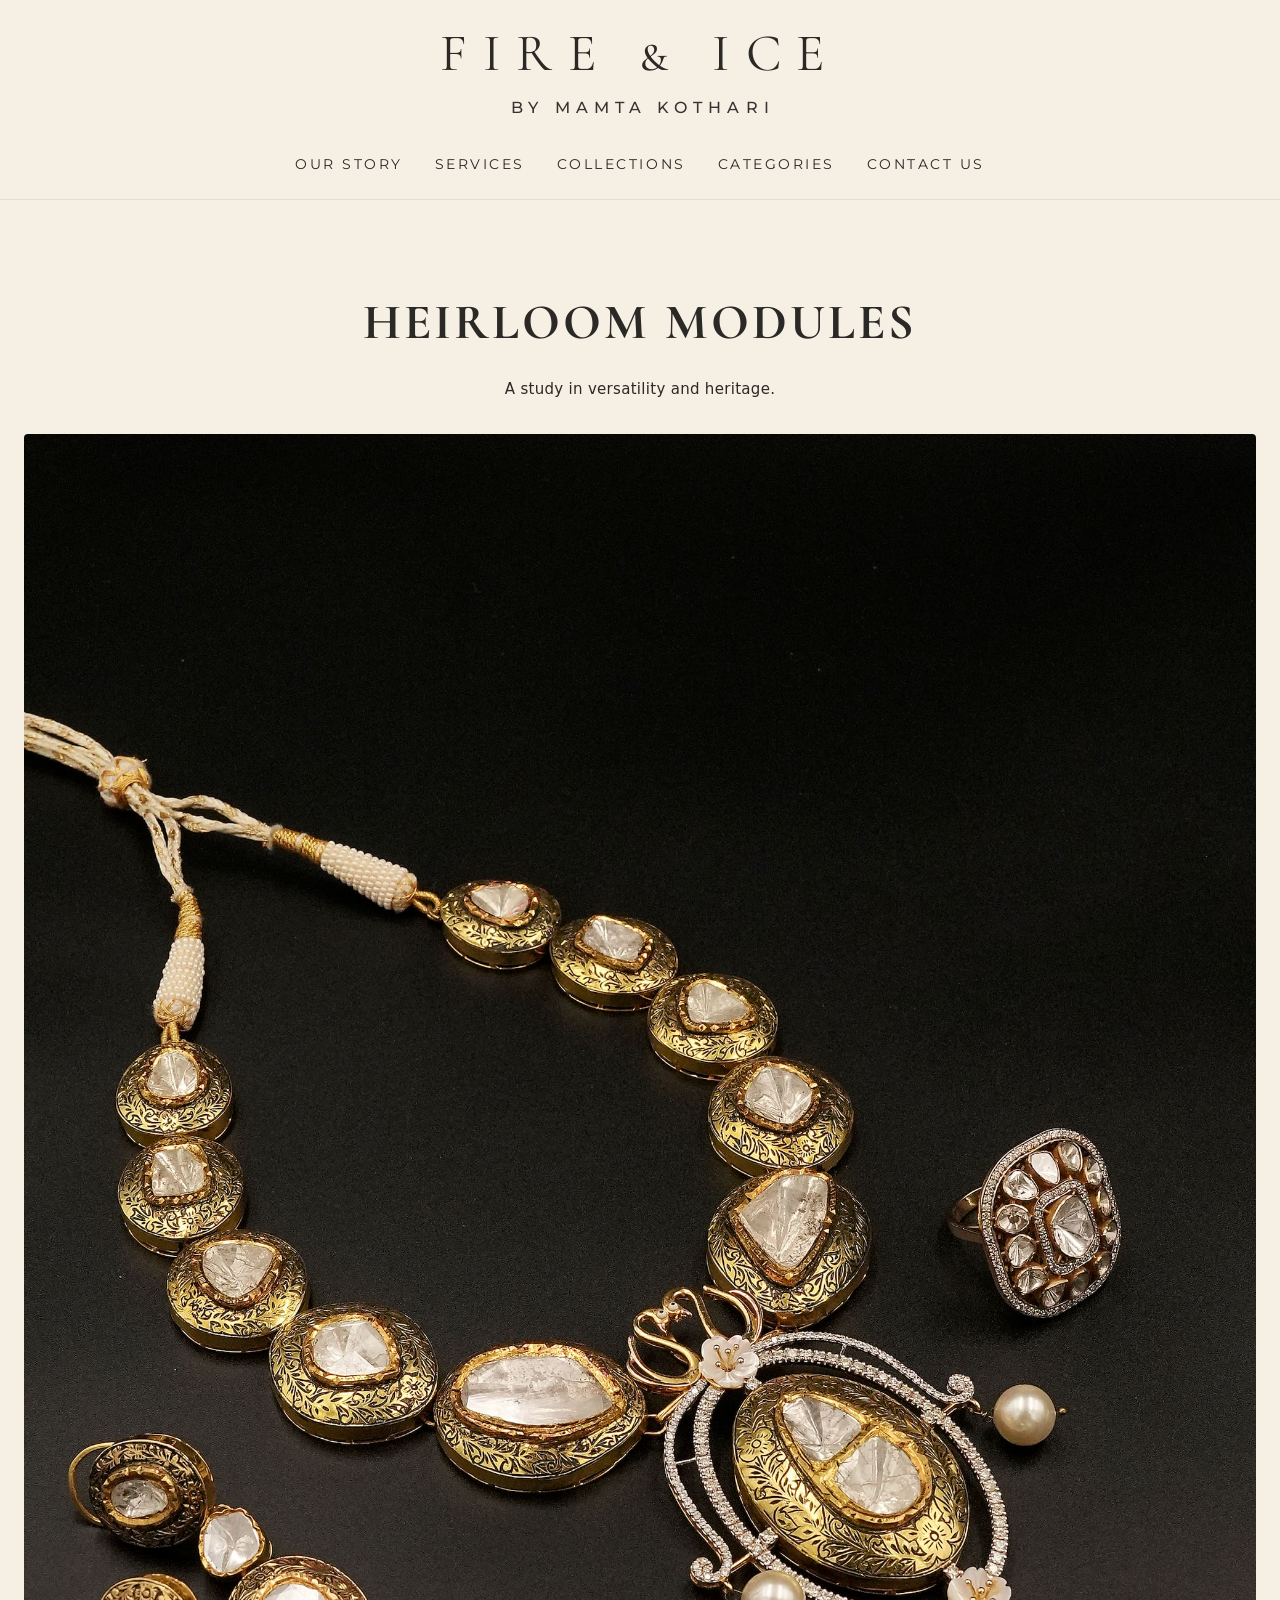
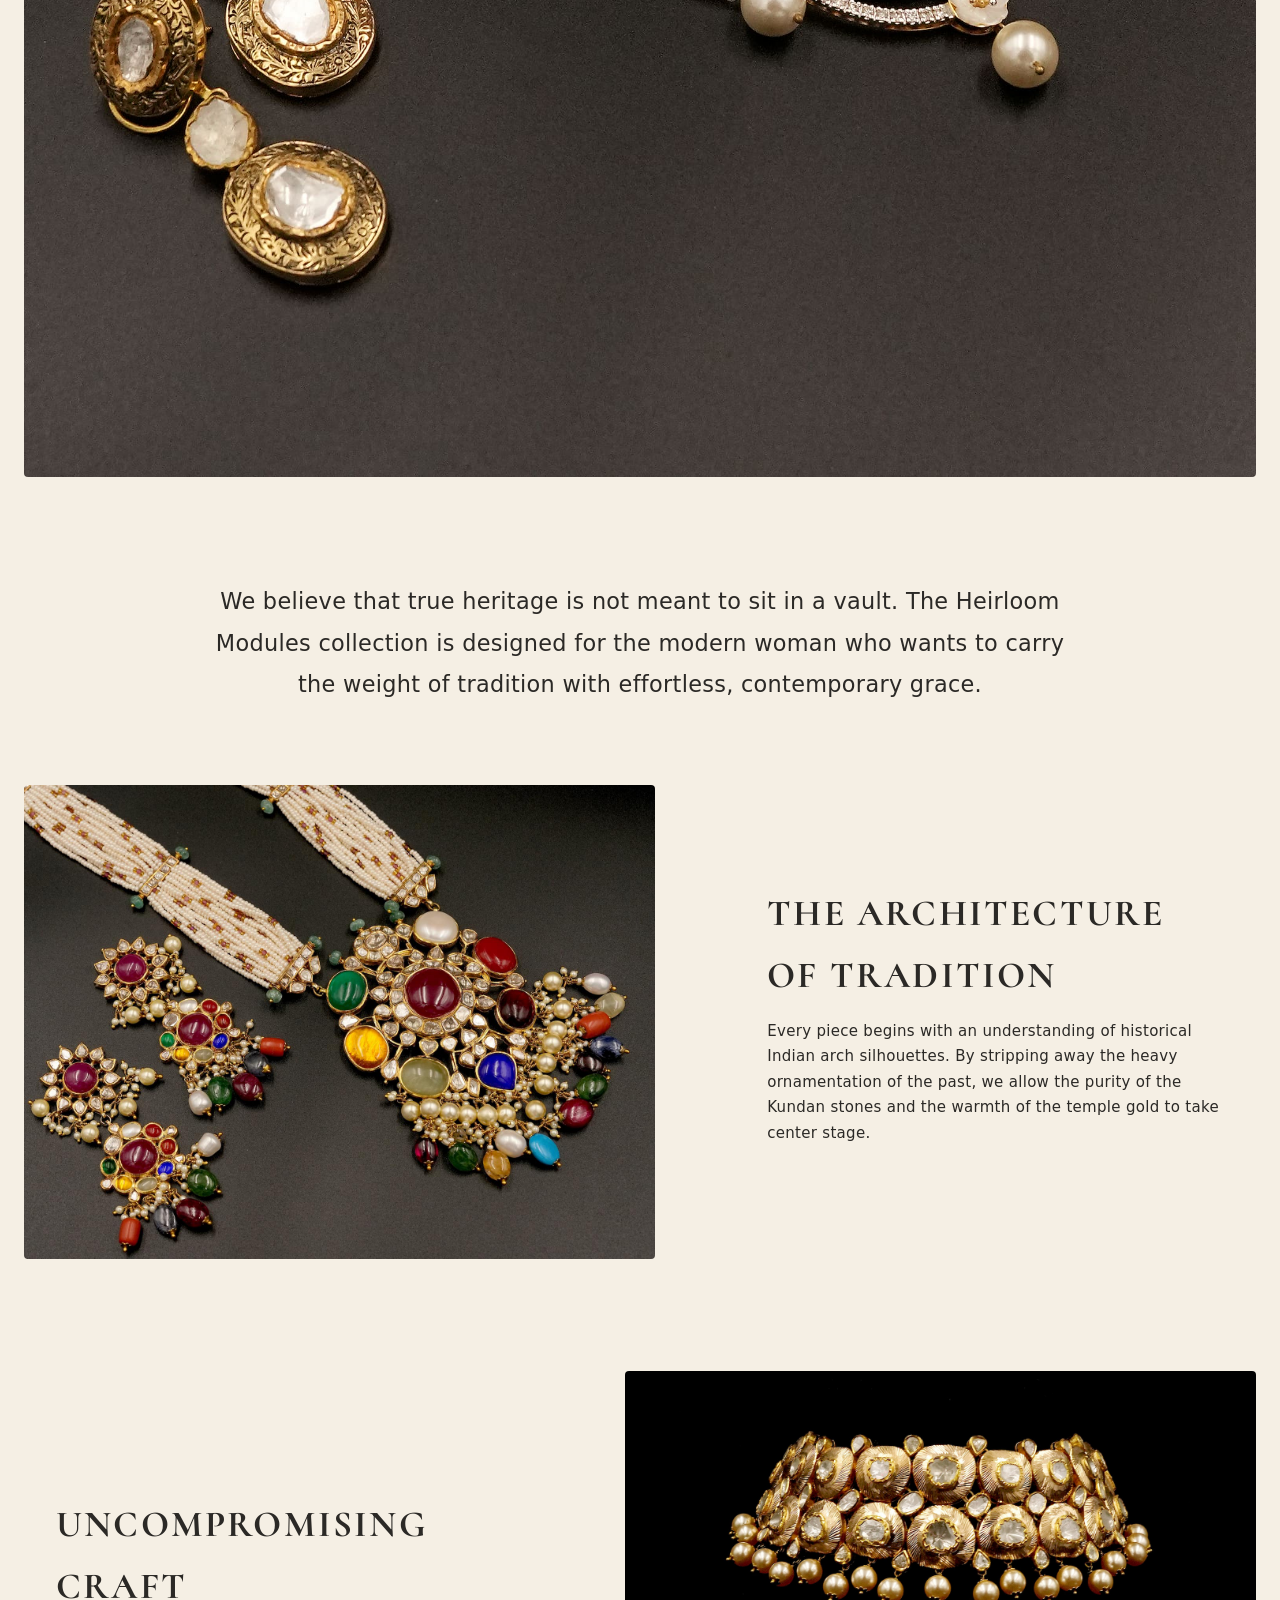
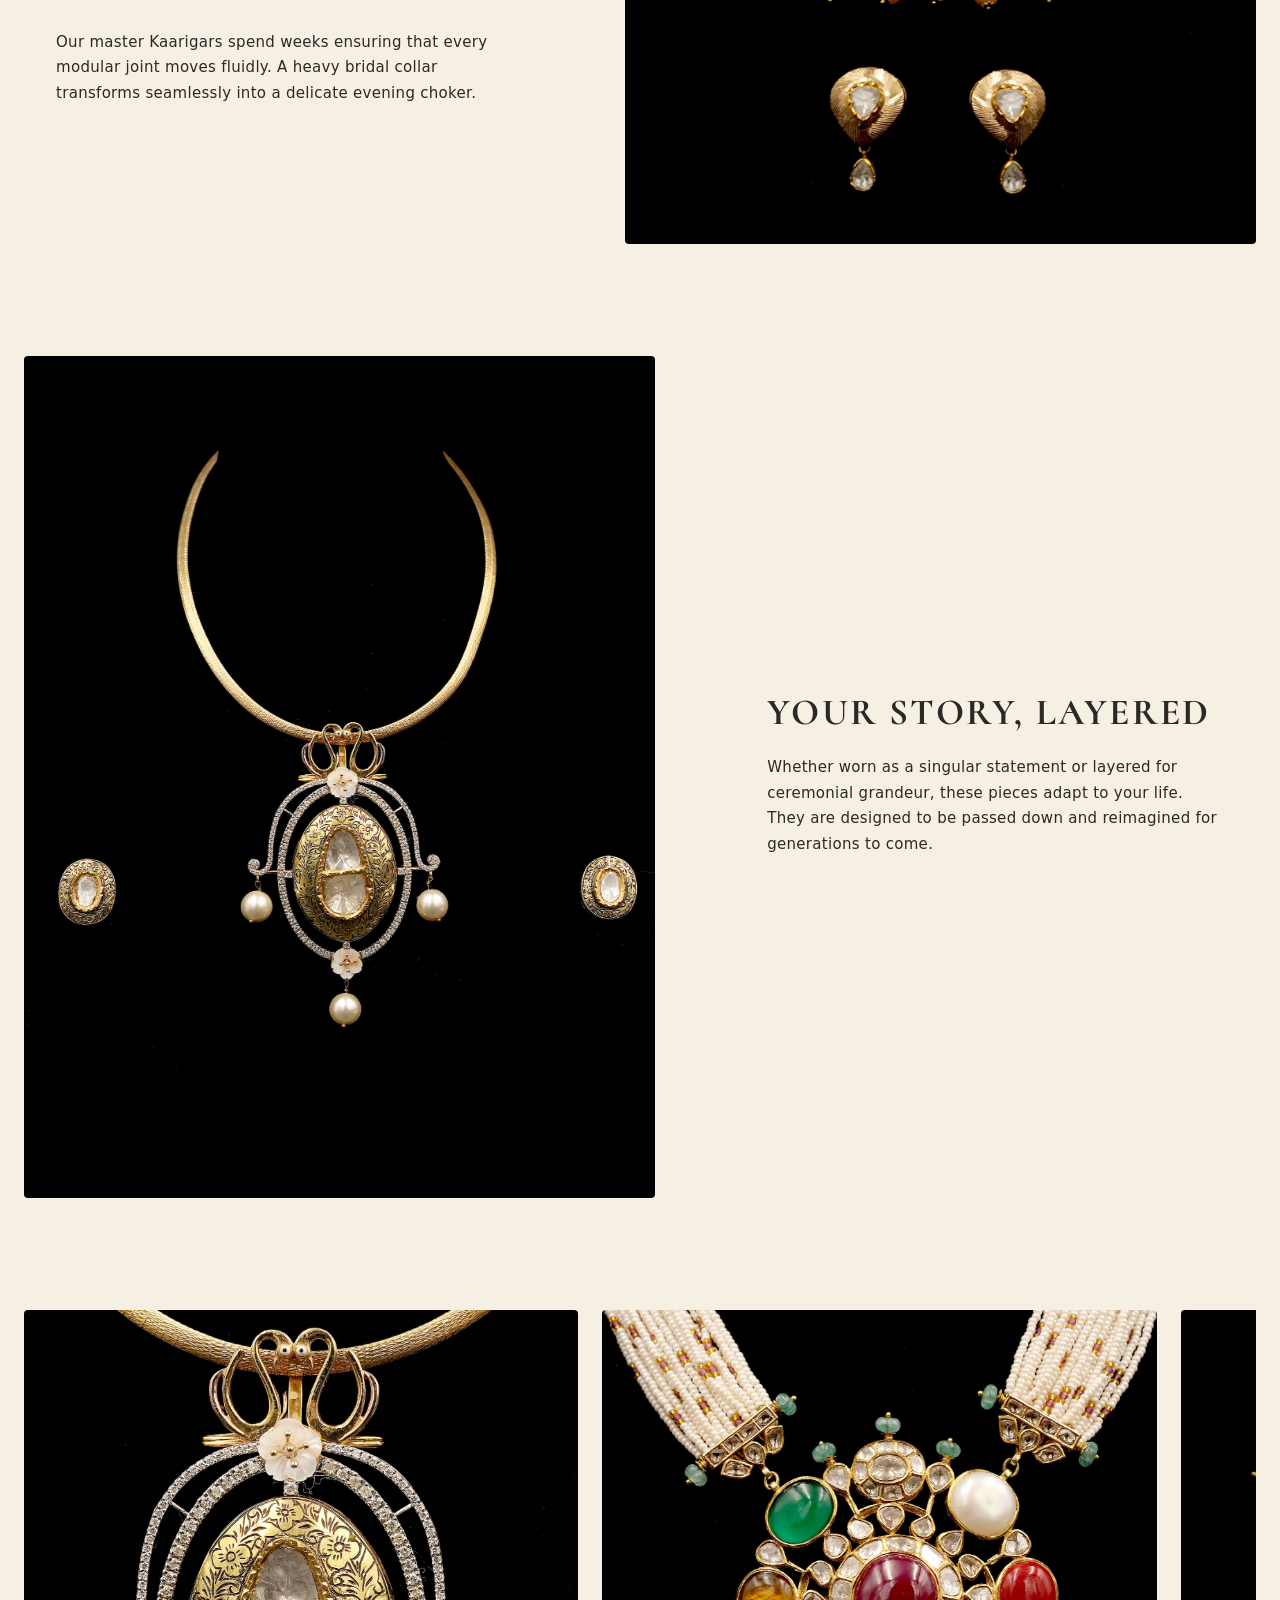
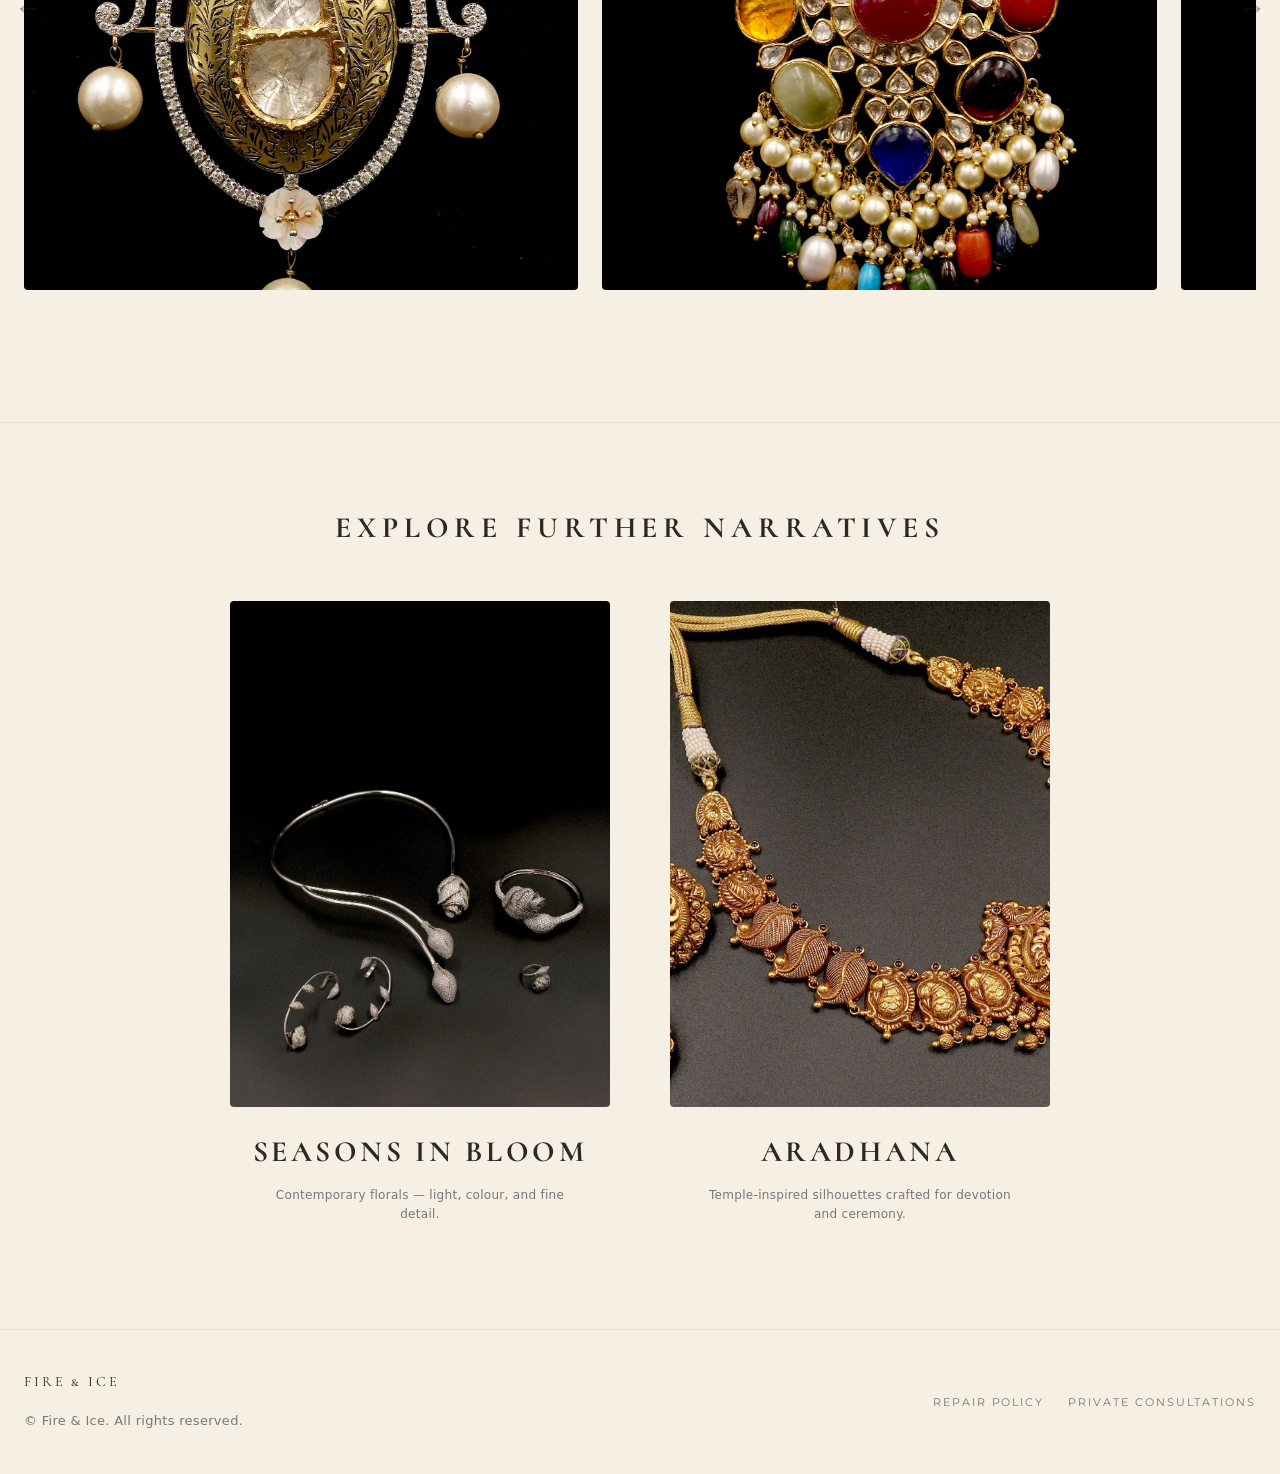
<file: collection.html>
<!doctype html>
<html lang="en">
<head>
  <meta charset="utf-8" />
  <meta name="viewport" content="width=device-width, initial-scale=1" />
  <title>Fire & Ice — Collections</title>
  <link rel="stylesheet" href="assets/css/style.css" />
</head>

<body class="theme--light">
  <div data-include="header.html"></div>

  <main>
    <article class="editorial-story">

      <header class="page-hero fade-in">
        <div class="container">
          <h1 id="lookbook-title">Collection</h1>
          <p id="lookbook-subtitle">A designer narrative edit.</p>

          <div class="collection-hero-banner" style="margin-top: 32px;">
            <img id="main-hero-img" src="" alt="Collection Hero">
          </div>
        </div>
      </header>

      <div class="container fade-in delay-1">
        <p class="story-intro"></p>

        <div class="story-split">
          <div class="story-image">
            <img src="" alt="Lookbook Section 1 Frame Image">
          </div>
          <div class="story-text">
            <h2></h2>
            <p></p>
          </div>
        </div>

        <div class="story-split reverse">
          <div class="story-image">
            <img src="" alt="Lookbook Section 2 Frame Image">
          </div>
          <div class="story-text">
            <h2></h2>
            <p></p>
          </div>
        </div>

        <div class="story-split">
          <div class="story-image">
            <img src="" alt="Lookbook Section 3 Frame Image">
          </div>
          <div class="story-text">
            <h2></h2>
            <p></p>
          </div>
        </div>
      </div>

      <div class="story-carousel-wrapper fade-in delay-2">
        <div class="container" style="position: relative;">
          <button class="lookbook-nav-arrow prev" aria-label="Scroll left">&larr;</button>
          <button class="lookbook-nav-arrow next" aria-label="Scroll right">&rarr;</button>
          <div class="story-carousel" id="carousel-container"></div>
        </div>
      </div>

      <section class="collection-footer-nav fade-in delay-3">
        <div class="container">
          <div style="text-align: center; margin-bottom: 48px;">
            <h2 style="font-size: var(--fs-h3); letter-spacing: 0.2em;">Explore Further Narratives</h2>
          </div>
          <div class="footer-nav-grid" id="lookbook-nav-injector"></div>
        </div>
      </section>

    </article>
  </main>

  <div data-include="footer.html"></div>

  <script src="assets/js/includes.js"></script>
  <script src="assets/js/main.js"></script>
</body>
</html>
</file>
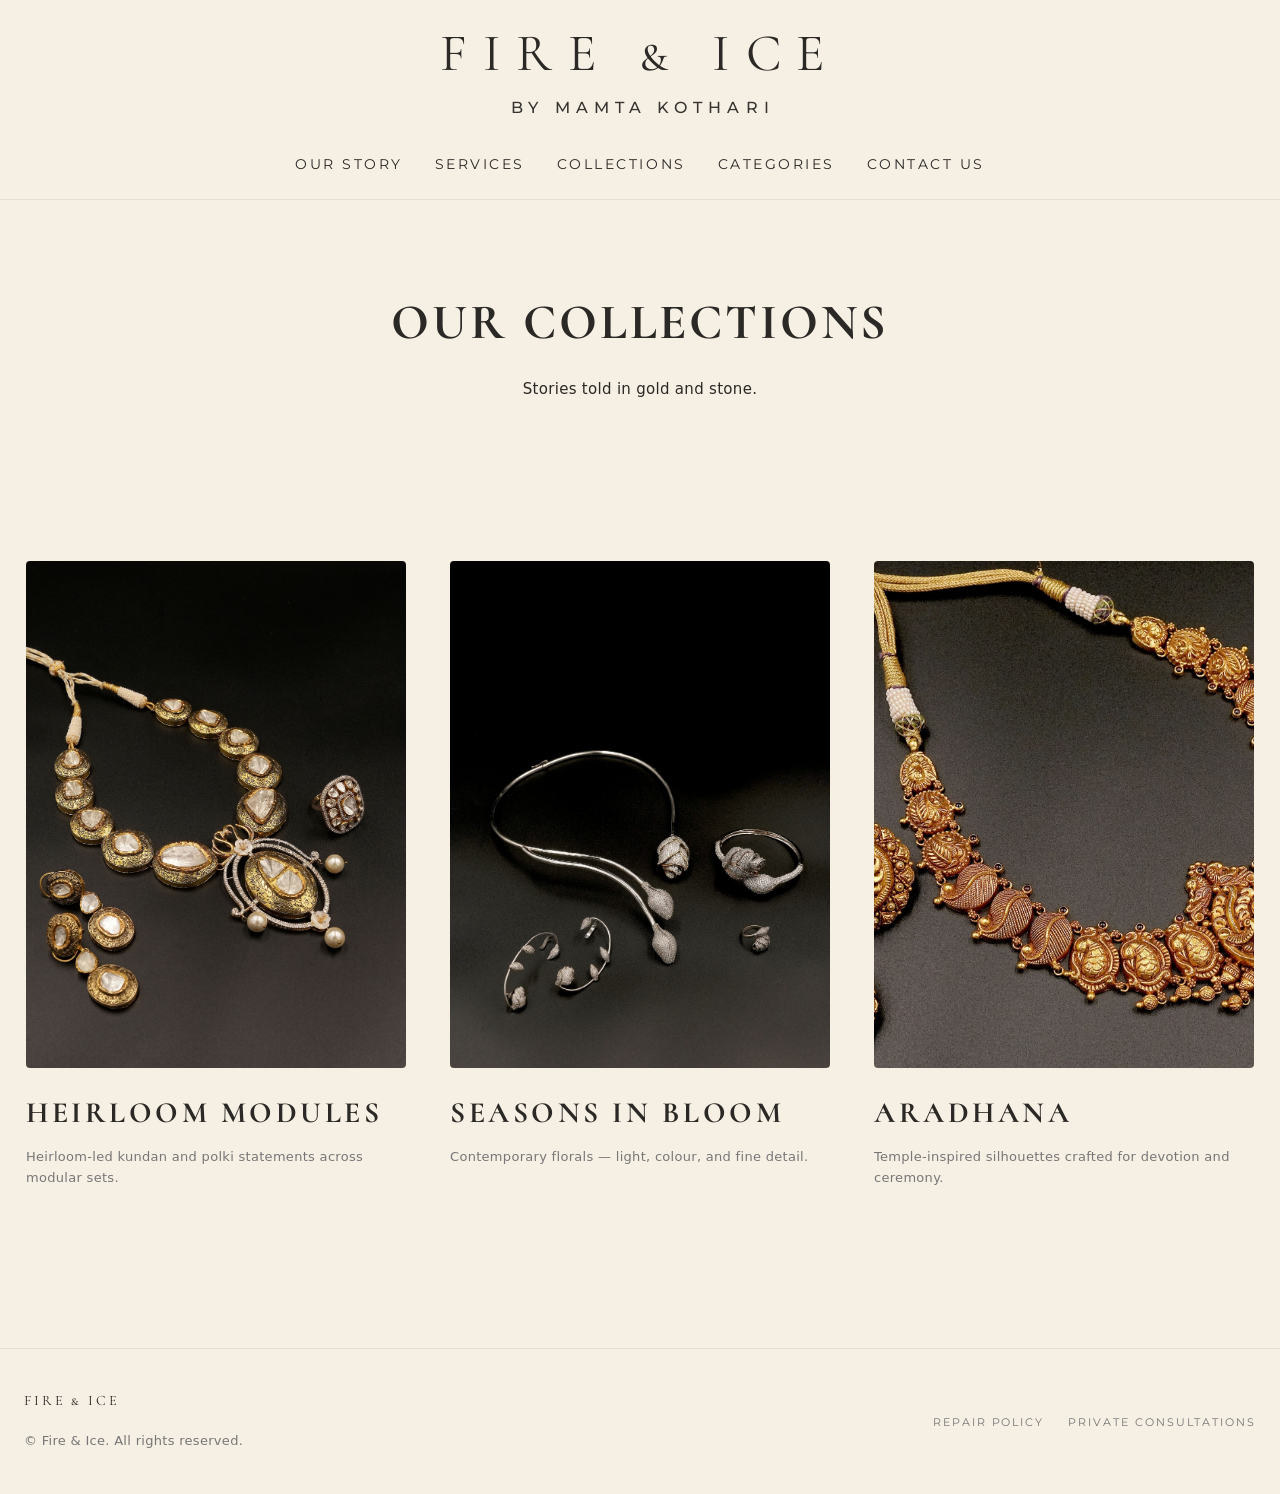
<file: collections.html>
<!doctype html>
<html lang="en">
<head>
  <meta charset="utf-8" />
  <meta name="viewport" content="width=device-width, initial-scale=1" />
  <title>Fire & Ice — Our Collections</title>
  <link rel="stylesheet" href="assets/css/style.css" />
</head>

<body class="theme--light">
  <div data-include="header.html"></div>

  <main>
    <header class="page-hero fade-in">
      <div class="container">
        <h1>Our Collections</h1>
        <p>Stories told in gold and stone.</p>
      </div>
    </header>

    <section class="section">
      <div class="container">
        <div class="collections-grid">

          <!-- Card 1 -->
          <a class="collection-card fade-in delay-1" href="collection.html?c=heirloom-modules">
            <div class="collection-img">
              <img src="assets/img/collections/heirloom-modules/hero.jpg" alt="Heirloom Modules">
            </div>
            <div class="collection-body">
              <h2>Heirloom Modules</h2>
              <p>Heirloom-led kundan and polki statements across modular sets.</p>
            </div>
          </a>

          <!-- Card 2 -->
          <a class="collection-card fade-in delay-2" href="collection.html?c=seasons-in-bloom">
            <div class="collection-img">
              <img src="assets/img/collections/seasons-in-bloom/hero.jpg" alt="Seasons in Bloom">
            </div>
            <div class="collection-body">
              <h2>Seasons in Bloom</h2>
              <p>Contemporary florals — light, colour, and fine detail.</p>
            </div>
          </a>

          <!-- Card 3 -->
          <a class="collection-card fade-in delay-3" href="collection.html?c=aradhana">
            <div class="collection-img">
              <img src="assets/img/collections/aradhana/hero.jpg" alt="Aradhana">
            </div>
            <div class="collection-body">
              <h2>Aradhana</h2>
              <p>Temple-inspired silhouettes crafted for devotion and ceremony.</p>
            </div>
          </a>

        </div>
      </div>
    </section>
  </main>

  <div data-include="footer.html"></div>

  <script src="assets/js/includes.js"></script>
  <script src="assets/js/main.js"></script>
</body>
</html>
</file>
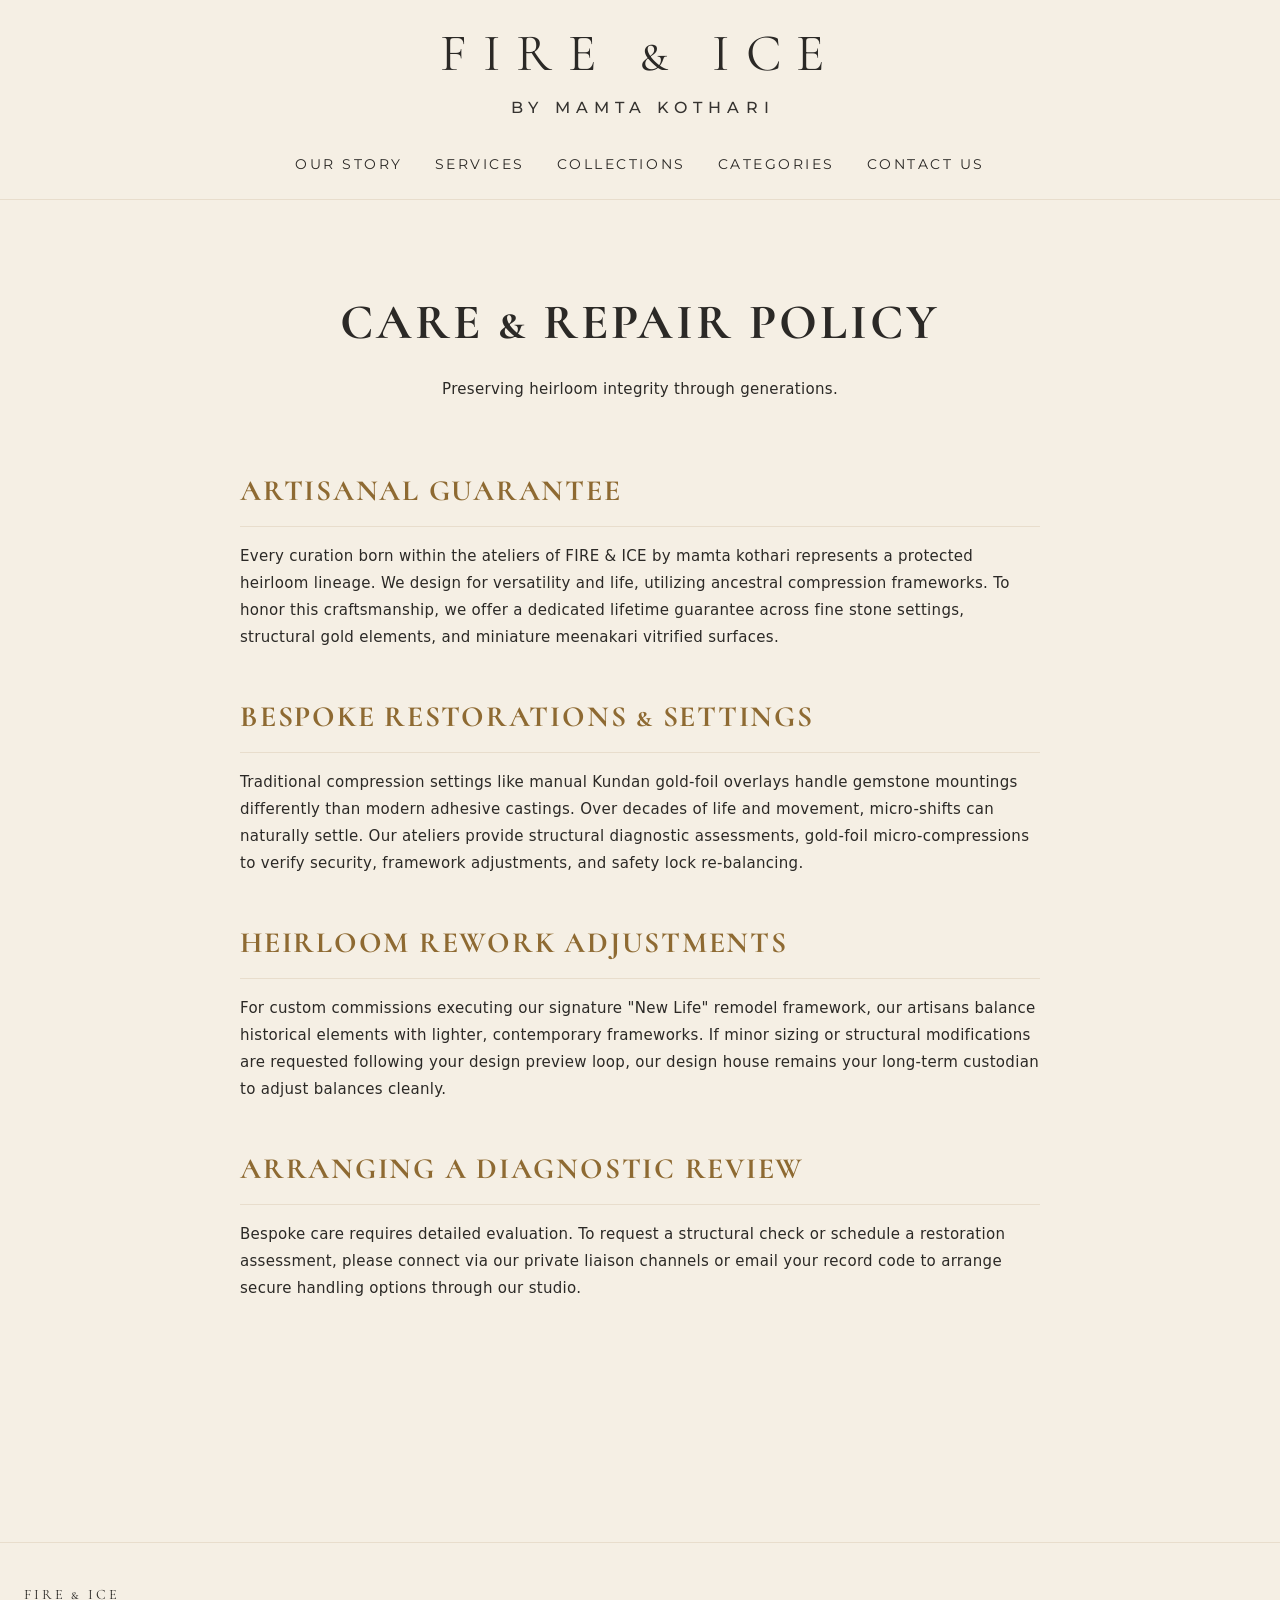
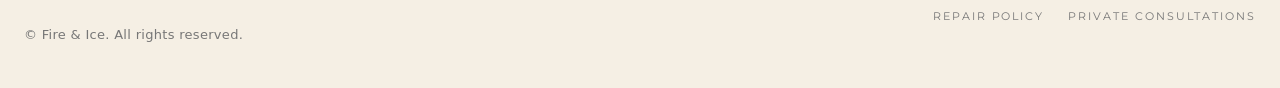
<file: repair-policy.html>
<!doctype html>
<html lang="en">
<head>
  <meta charset="utf-8" />
  <meta name="viewport" content="width=device-width, initial-scale=1" />
  <title>FIRE & ICE — Lifetime Care & Repair Policy</title>
  <link rel="stylesheet" href="assets/css/style.css" />
  <style>
    .policy-content { max-width: 800px; margin: 0 auto 80px; font-family: var(--ff-body); line-height: 1.8; color: var(--charcoal); }
    .policy-section { margin-bottom: 40px; }
    .policy-section h2 { font-size: var(--fs-h3); color: var(--antique-gold); border-bottom: 1px solid var(--parchment); padding-bottom: 8px; margin-bottom: 16px; }
  </style>
</head>

<body class="theme--light">
  <div data-include="header.html"></div>

  <main>
    <header class="page-hero fade-in">
      <div class="container">
        <h1>Care & Repair Policy</h1>
        <p>Preserving heirloom integrity through generations.</p>
      </div>
    </header>

    <section class="section fade-in delay-1" style="padding-top: 0;">
      <div class="container">
        <div class="policy-content">

          <div class="policy-section">
            <h2>Artisanal Guarantee</h2>
            <p>Every curation born within the ateliers of FIRE & ICE by mamta kothari represents a protected heirloom lineage. We design for versatility and life, utilizing ancestral compression frameworks. To honor this craftsmanship, we offer a dedicated lifetime guarantee across fine stone settings, structural gold elements, and miniature meenakari vitrified surfaces.</p>
          </div>

          <div class="policy-section">
            <h2>Bespoke Restorations & Settings</h2>
            <p>Traditional compression settings like manual Kundan gold-foil overlays handle gemstone mountings differently than modern adhesive castings. Over decades of life and movement, micro-shifts can naturally settle. Our ateliers provide structural diagnostic assessments, gold-foil micro-compressions to verify security, framework adjustments, and safety lock re-balancing.</p>
          </div>

          <div class="policy-section">
            <h2>Heirloom Rework Adjustments</h2>
            <p>For custom commissions executing our signature "New Life" remodel framework, our artisans balance historical elements with lighter, contemporary frameworks. If minor sizing or structural modifications are requested following your design preview loop, our design house remains your long-term custodian to adjust balances cleanly.</p>
          </div>

          <div class="policy-section">
            <h2>Arranging a Diagnostic Review</h2>
            <p>Bespoke care requires detailed evaluation. To request a structural check or schedule a restoration assessment, please connect via our private liaison channels or email your record code to arrange secure handling options through our studio.</p>
          </div>

        </div>
      </div>
    </section>
  </main>

  <div data-include="footer.html"></div>

  <script src="assets/js/includes.js"></script>
  <script src="assets/js/main.js"></script>
</body>
</html>
</file>
<file: assets/css/style.css>
/* --------------------------------------
   FIRE & ICE base styles
---------------------------------------*/
@import url('https://fonts.googleapis.com/css2?family=Cormorant+Unicase:wght@400;500;600;700&family=Montserrat:wght@400;500;600&display=swap');

:root {
  /* Brand Colors */
  --ivory: #F5EFE4;
  --parchment: #E8DDCC;
  --sand: #D8C7AE;
  --temple-gold: #B78A3D;
  --antique-gold: #8E6A32;
  --emerald: #0F5C4D;
  --ruby: #8A1E2D;
  --neelam: #183A70;
  --charcoal: #2B2926;
  --muted: #777777;

  /* Typography */
  --ff-head: 'Cormorant Unicase', serif;
  --ff-ui: 'Montserrat', -apple-system, system-ui, sans-serif;
  --ff-body: 'Lucida Grande', 'Lucida Sans Unicode', 'Lucida Sans', -apple-system, BlinkMacSystemFont, 'Segoe UI', system-ui, sans-serif;

  /* Dimensions */
  --container: 1440px;
  --space: 24px;
  --radius: 4px;
  --shadow-soft: 0 10px 30px rgba(43, 41, 38, 0.08);

  /* Typography scale */
  --fs-body: 15px;
  --fs-small: 13px;
  --fs-nav: 14px;
  --fs-h1: clamp(2.3rem, 1.6rem + 2vw, 3.1rem);
  --fs-h2: clamp(1.8rem, 1.3rem + 1.4vw, 2.3rem);
  --fs-h3: clamp(1.5rem, 1.2rem + 0.8vw, 1.9rem);
}

*, *::before, *::after { box-sizing: border-box; }
html, body { margin: 0; padding: 0; overflow-x: hidden; }
body {
  font-family: var(--ff-body);
  font-size: var(--fs-body);
  line-height: 1.7;
  letter-spacing: 0.02em;
  color: var(--charcoal);
  background: var(--ivory);
}

.theme--light { background: var(--ivory); color: var(--charcoal); }

.container {
  width: 100%;
  max-width: var(--container);
  margin: 0 auto;
  padding: 0 var(--space);
}
.section { padding: 96px 0; }
.page-hero { padding: 80px 0 48px; text-align: center; }
.page-hero h1 { margin-bottom: 0.25em; }

h1, h2, h3, h4 {
  font-family: var(--ff-head);
  letter-spacing: 0.06em;
  text-transform: uppercase;
  margin: 0 0 0.3em;
  color: var(--charcoal);
}
h1 { font-size: var(--fs-h1); }
h2 { font-size: var(--fs-h2); }
h3 { font-size: var(--fs-h3); }
p { margin: 0 0 1em; }
small { font-size: var(--fs-small); color: var(--muted); }

/* --------------------------------------
   HEADER & NAV
---------------------------------------*/
.site-header {
  position: sticky;
  top: 0;
  z-index: 40;
  width: 100%;
  background: rgba(245, 239, 228, 0.98);
  border-bottom: 1px solid var(--parchment);
  backdrop-filter: blur(10px);
}
.site-header .container {
  display: flex;
  flex-direction: column;
  align-items: center;
  justify-content: center;
  padding-top: 20px;
  padding-bottom: 14px;
  position: relative;
}

.brand-wrapper {
  display: flex;
  flex-direction: column;
  align-items: center;
  text-decoration: none;
  color: var(--charcoal);
  padding: 4px 0 8px;
}
.brand {
  font-family: var(--ff-head);
  font-size: clamp(2.5rem, 2.1rem + 1.8vw, 3.3rem); /*[cite: 7] */
  text-transform: uppercase;
  letter-spacing: 0.3em;
  line-height: 1.1;
}
.brand-tagline {
  font-family: var(--ff-ui);
  font-size: 16px; /*[cite: 7] */
  font-weight: 500; /*[cite: 7] */
  letter-spacing: 0.38em; /*[cite: 7] */
  margin-top: 12px;
  margin-left: 0.38em;
  color: var(--charcoal);
  opacity: 0.95;
}

.nav-toggle {
  position: absolute;
  right: var(--space);
  top: 24px;
  background: transparent;
  border: 1px solid var(--parchment);
  color: var(--charcoal);
  padding: 4px 10px;
  cursor: pointer;
}

.nav {
  font-family: var(--ff-ui);
  font-size: var(--fs-nav);
  text-transform: uppercase;
  letter-spacing: 0.18em;
  margin-top: 16px;
  width: 100%;
}
.nav ul { list-style: none; padding: 0; margin: 0; }

@media (min-width: 992px) {
  .nav-toggle { display: none; }
  .nav ul { display: flex; align-items: center; justify-content: center; flex-wrap: wrap; gap: 32px; }
  .nav li { display: flex; align-items: center; }
  .nav > ul > li > a { text-decoration: none; color: var(--charcoal); padding: 8px 0; position: relative; display: inline-block; }
  .nav > ul > li > a::after { content: ''; position: absolute; left: 0; bottom: 0; width: 0; height: 1px; background: var(--charcoal); transition: width 0.3s ease-in-out; }
  .nav > ul > li > a:hover::after { width: 100%; }
}

@media (max-width: 991px) {
  .nav { display: none; }
  .nav.is-open { display: block; }
  .nav ul { flex-direction: column; gap: 12px; padding: 12px 0; text-align: center; }
}

.has-sub { position: relative; }
.has-sub > .sub {
  position: absolute;
  left: 50%;
  transform: translateX(-50%);
  top: 100%;
  min-width: 220px;
  background: var(--ivory);
  border: 1px solid var(--parchment);
  box-shadow: var(--shadow-soft);
  padding: 12px 0;
  display: none;
  z-index: 50;
  text-align: left;
  border-radius: var(--radius);
}
.has-sub:hover > .sub { display: block; }
.sub li { width: 100%; margin: 0; }
.sub a {
  display: block;
  padding: 8px 24px;
  font-size: 11px;
  text-decoration: none;
  color: var(--charcoal);
  white-space: nowrap;
  transition: color 0.2s, background 0.2s;
}
.sub a:hover { color: var(--antique-gold); background: rgba(232, 221, 204, 0.4); }

/* --------------------------------------
   BUTTONS
---------------------------------------*/
.btn {
  font-family: var(--ff-ui);
  font-size: var(--fs-nav);
  text-transform: uppercase;
  letter-spacing: 0.15em;
  display: inline-flex;
  align-items: center;
  justify-content: center;
  padding: 10px 24px;
  border-radius: 999px;
  border: 1px solid var(--antique-gold);
  background: transparent;
  color: var(--charcoal);
  text-decoration: none;
  cursor: pointer;
  transition: all 0.2s ease-out;
}
.btn:hover { background: var(--antique-gold); color: var(--ivory); }

/* --------------------------------------
   HERO VIDEO SYSTEM
---------------------------------------*/
.hero-video-section { width: 100%; display: flex; justify-content: center; align-items: center; padding: 24px var(--space) 64px var(--space); }
.hero-video-wrapper { width: 100%; max-width: var(--container); border-radius: var(--radius); overflow: hidden; box-shadow: var(--shadow-soft); background: var(--parchment); }
.hero-video-wrapper video { width: 100%; height: auto; aspect-ratio: 16 / 9; object-fit: cover; display: block; }

/* --------------------------------------
   COLLECTIONS & PRODUCTS GRID
---------------------------------------*/
.collections-grid { display: grid; grid-template-columns: 1fr; gap: 40px; justify-items: center; }
@media (min-width: 768px) { .collections-grid { grid-template-columns: repeat(3, minmax(0, 1fr)); } }
.collection-card { text-decoration: none; display: block; color: var(--charcoal); cursor: pointer; width: 100%; max-width: 380px; }
.collection-img { width: 100%; aspect-ratio: 3 / 4; overflow: hidden; border-radius: var(--radius); margin-bottom: 20px; background: var(--parchment); }
.collection-img img { width: 100%; height: 100%; display: block; object-fit: cover; object-position: center; transition: transform 0.8s ease; }
.collection-body h2 { font-size: var(--fs-h3); letter-spacing: 0.12em; margin-bottom: 0.3em; } /*[cite: 7] */
.collection-body p { color: var(--muted); font-size: var(--fs-small); margin-bottom: 0; line-height: 1.6; }
.collection-card:hover .collection-img img { transform: scale(1.04); }
.collection-card:hover h2 { color: var(--antique-gold); transition: color 0.3s ease; }

/* --------------------------------------
   EDITORIAL STORY LAYOUT (OPTION B: ORGANIC TRUE-FORM FLOW)
---------------------------------------*/
.collection-hero-banner { width: 100%; border-radius: var(--radius); overflow: hidden; margin-bottom: 56px; }
.collection-hero-banner img { width: 100%; height: auto; display: block; }

.story-intro { max-width: 850px; margin: 0 auto 80px auto; text-align: center; font-size: clamp(1.15rem, 1vw + 0.85rem, 1.4rem); line-height: 1.85; }
.story-split { display: flex; flex-direction: column; gap: 40px; margin-bottom: 112px; }

/* OPTION B SPECIFIC RULES: Stripped hardcoded aspect ratio & crops to allow organic height flow */
.story-image img {
  width: 100%;
  height: auto;
  object-fit: contain;
  display: block;
  border-radius: var(--radius);
}
.story-text { display: flex; flex-direction: column; justify-content: center; }

@media (min-width: 768px) {
  .story-split { flex-direction: row; align-items: center; gap: 80px; }
  .story-split.reverse { flex-direction: row-reverse; }
  .story-image { width: 55%; }
  .story-text { width: 45%; padding: 0 32px; }
}

/* --------------------------------------
   LOOKBOOK ARROWS AND SCROLLBAR
---------------------------------------*/
.story-carousel-container-wrapper { position: relative; width: 100%; min-width: 0; }
.story-carousel-wrapper { margin: 80px 0 112px 0; }
.story-carousel {
  display: flex;
  gap: 24px;
  overflow-x: auto;
  scroll-snap-type: x mandatory;
  scroll-behavior: smooth; /*[cite: 7] */
  padding-bottom: 20px;
  scrollbar-width: thin !important;
  scrollbar-color: var(--sand) rgba(232, 221, 204, 0.2) !important;
}
.story-carousel::-webkit-scrollbar { display: block !important; height: 3px !important; }
.story-carousel::-webkit-scrollbar-track { background: rgba(232, 221, 204, 0.2); }
.story-carousel::-webkit-scrollbar-thumb { background-color: var(--sand); border-radius: 99px; }
.story-carousel img { scroll-snap-align: center; flex: 0 0 85%; height: 450px; object-fit: cover; border-radius: var(--radius); }
@media (min-width: 768px) { .story-carousel img { flex: 0 0 45%; height: 580px; } }

.lookbook-nav-arrow {
  position: absolute;
  top: 50%;
  transform: translateY(-50%);
  width: 48px;
  height: 48px;
  background: transparent;
  border: none;
  color: var(--charcoal);
  font-family: var(--ff-head);
  font-size: 28px;
  display: flex;
  align-items: center;
  justify-content: center;
  cursor: pointer;
  z-index: 10;
  border-radius: 50%;
  transition: all 0.3s cubic-bezier(0.25, 1, 0.5, 1);
  opacity: 0.4;
  padding-bottom: 6px;
}
.lookbook-nav-arrow:hover {
  opacity: 1;
  background: rgba(232, 221, 204, 0.45);
  color: var(--antique-gold);
}
.lookbook-nav-arrow.prev { left: 4px; }
.lookbook-nav-arrow.next { right: 4px; }

/* --------------------------------------
   PREVIEW CROSS-LINKS STRIP SECTION
---------------------------------------*/
.collection-footer-nav { padding: 80px 0 40px 0; border-top: 1px solid var(--parchment); margin-top: 80px; }
.footer-nav-grid { display: grid; grid-template-columns: 1fr; gap: 40px; justify-items: center; }
@media (min-width: 768px) { .footer-nav-grid { grid-template-columns: repeat(2, minmax(0, 400px)); justify-content: center; } }

/* --------------------------------------
   PRODUCT DETAILS MODAL WITH OVERFLOW CONTROLS
---------------------------------------*/
#modal-root { position: relative; z-index: 9999; }
.modal-backdrop { position: fixed; inset: 0; background: rgba(43, 41, 38, 0.65); backdrop-filter: blur(5px); }

.modal-wrapper {
  position: fixed;
  inset: 0;
  display: flex;
  align-items: center;
  justify-content: center;
  padding: var(--space);
  z-index: 10000;
  pointer-events: none;
}
.modal {
  position: relative;
  width: min(1000px, 100%);
  max-height: calc(100vh - 60px);
  overflow-y: visible;
  background: var(--ivory);
  color: var(--charcoal);
  border-radius: var(--radius);
  border: 1px solid var(--parchment);
  box-shadow: 0 30px 70px rgba(0, 0, 0, 0.2);
  padding: 48px;
  pointer-events: auto;
}
.modal-close { position: absolute; right: 24px; top: 20px; font-size: 36px; background: none; border: none; color: var(--charcoal); cursor: pointer; z-index: 15; }
.modal-layout { display: flex; flex-direction: column; gap: 48px; }
@media (min-width: 768px) { .modal-layout { flex-direction: row; align-items: center; } }

.modal-image-container { flex: 1.1; display: flex; flex-direction: column; gap: 16px; min-width: 0; }
.modal-gallery-wrapper { position: relative; width: 100%; min-width: 0; }

.modal-nav-arrow {
  position: absolute;
  top: 50%;
  transform: translateY(-50%);
  background: transparent;
  border: none;
  color: var(--charcoal);
  font-family: var(--ff-head);
  font-size: 26px;
  width: 44px;
  height: 44px;
  display: flex;
  align-items: center;
  justify-content: center;
  cursor: pointer;
  z-index: 10;
  border-radius: 50%;
  transition: all 0.3s cubic-bezier(0.25, 1, 0.5, 1);
  opacity: 0.4;
  padding-bottom: 4px;
}
.modal-nav-arrow:hover {
  opacity: 1;
  background: rgba(232, 221, 204, 0.45);
  color: var(--antique-gold);
}
.modal-nav-arrow.prev { left: 8px; }
.modal-nav-arrow.next { right: 8px; }

.modal-gallery {
  width: 100%;
  display: flex;
  gap: 0;
  overflow-x: auto;
  scroll-snap-type: x mandatory;
  scroll-behavior: smooth;
  scrollbar-width: none !important;
}
.modal-gallery::-webkit-scrollbar { display: none !important; }
.modal-gallery img { width: 100%; scroll-snap-align: start; flex: 0 0 100%; aspect-ratio: 3 / 4; object-fit: cover; border-radius: var(--radius); }

.modal-thumbnails { display: flex; flex-wrap: wrap; gap: 8px; padding-top: 4px; }
.modal-thumb { width: 56px; aspect-ratio: 3 / 4; object-fit: cover; border-radius: var(--radius); cursor: pointer; opacity: 0.5; border: 1px solid transparent; transition: all 0.2s ease-in-out; }
.modal-thumb:hover, .modal-thumb.is-active { opacity: 1; border-color: var(--antique-gold); }

.modal-info { flex: 0.9; display: flex; flex-direction: column; justify-content: center; }
.modal-info h1 { font-size: var(--fs-h3); letter-spacing: 0.15em; margin-bottom: 24px; border-bottom: 1px solid var(--parchment); padding-bottom: 16px; }
.modal-info p { font-size: var(--fs-body); line-height: 1.8; color: var(--charcoal); font-family: var(--ff-body); margin-bottom: 0; }

/* --------------------------------------
   GLOBAL FOOTER
---------------------------------------*/
.site-footer { border-top: 1px solid var(--parchment); padding: 40px 0; background: var(--ivory); margin-top: 64px; }
.footer-grid { display: flex; flex-direction: column; gap: 16px; align-items: center; text-align: center; }
.brand-mini { font-family: var(--ff-head); text-transform: uppercase; letter-spacing: 0.2em; font-size: 0.9rem; }
.legal { display: flex; flex-wrap: wrap; justify-content: center; gap: 24px; list-style: none; padding: 0; margin: 0; }
.legal a { font-family: var(--ff-ui); font-size: 11px; text-transform: uppercase; letter-spacing: 0.18em; text-decoration: none; color: var(--muted); }
.legal a:hover { color: var(--temple-gold); }
@media (min-width: 768px) { .footer-grid { flex-direction: row; justify-content: space-between; text-align: left; } }

.fade-in { opacity: 0; animation: fadeIn 1s cubic-bezier(0.25, 1, 0.5, 1) forwards; }
.delay-1 { animation-delay: 0.1s; }
.delay-2 { animation-delay: 0.3s; }
.delay-3 { animation-delay: 0.5s; }
@keyframes fadeIn { from { opacity: 0; transform: translateY(24px); } to { opacity: 1; transform: translateY(0); } }
</file>
